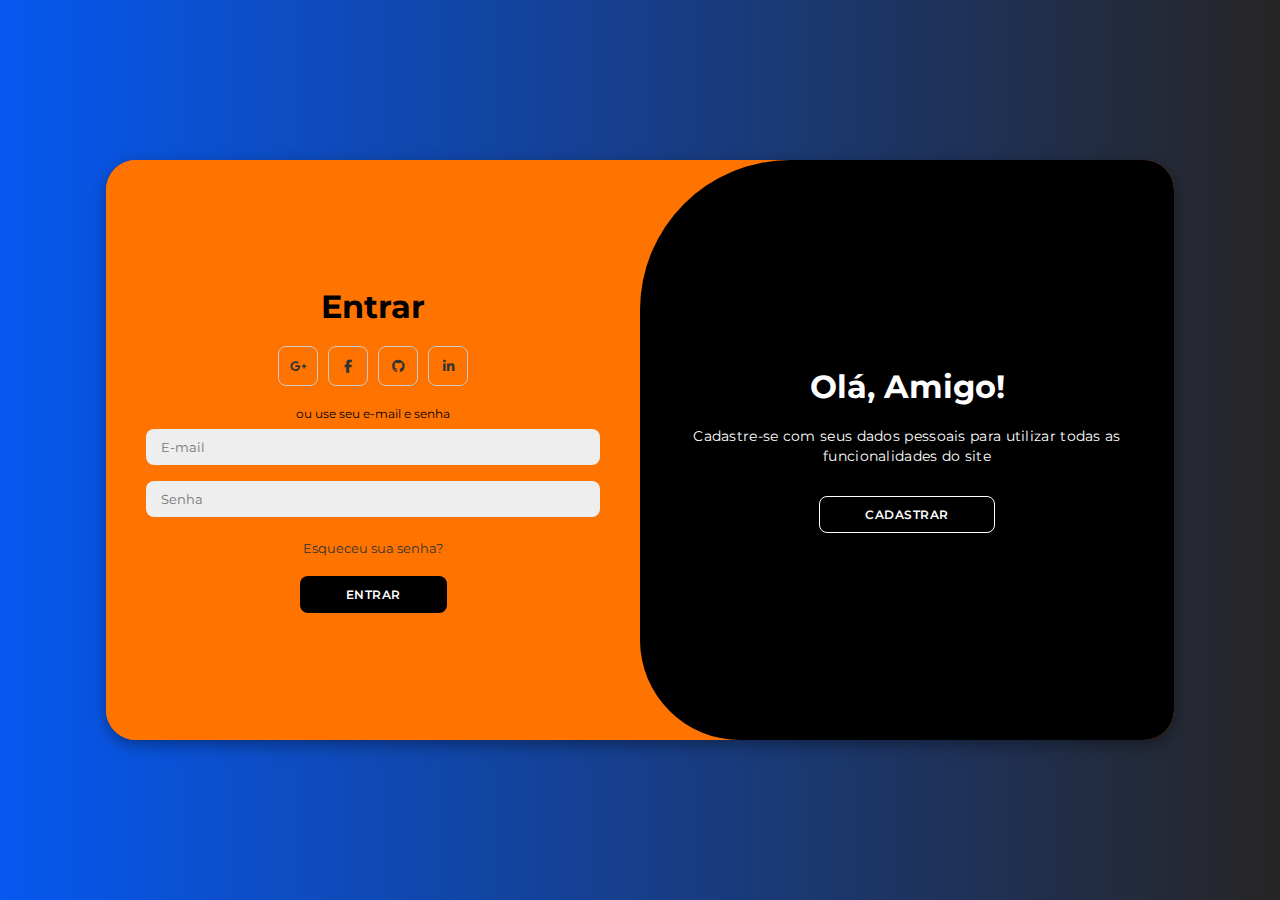
<file: src/HTML/Login.html>
<!DOCTYPE html>
<html lang="pt-BR">

<head>
    <meta charset="UTF-8">
    <meta name="viewport" content="width=device-width, initial-scale=1.0">
    <link rel="stylesheet" href="https://cdnjs.cloudflare.com/ajax/libs/font-awesome/6.4.2/css/all.min.css">
    <link rel="stylesheet" href="/src/CSS/login.css">
    <title>Página de Login | HermeSport</title>
</head>

<body>

    <div class="container" id="container">
        <div class="form-container cadastro">
            <form>
                <h1>Criar Conta</h1>
                <div class="social-icons">
                    <a href="#" class="icon"><i class="fa-brands fa-google-plus-g"></i></a>
                    <a href="#" class="icon"><i class="fa-brands fa-facebook-f"></i></a>
                    <a href="#" class="icon"><i class="fa-brands fa-github"></i></a>
                    <a href="#" class="icon"><i class="fa-brands fa-linkedin-in"></i></a>
                </div>
                <span>ou use seu e-mail para registro</span>
                <input type="text" placeholder="Nome">
                <input type="email" placeholder="E-mail">
                <input type="password" placeholder="Senha">
                <input type="text" placeholder="Cep">
                <button>Cadastrar</button>
            </form>
        </div>
        <div class="form-container login">
            <form>
                <h1>Entrar</h1>
                <div class="social-icons">
                    <a href="#" class="icon"><i class="fa-brands fa-google-plus-g"></i></a>
                    <a href="#" class="icon"><i class="fa-brands fa-facebook-f"></i></a>
                    <a href="#" class="icon"><i class="fa-brands fa-github"></i></a>
                    <a href="#" class="icon"><i class="fa-brands fa-linkedin-in"></i></a>
                </div>
                <span>ou use seu e-mail e senha</span>
                <input type="email" placeholder="E-mail">
                <input type="password" placeholder="Senha">
                <a href="#">Esqueceu sua senha?</a>
                <button>Entrar</button>
            </form>
        </div>
        <div class="toggle-container">
            <div class="toggle">
                <div class="toggle-panel toggle-left">
                    <h1>Bem-vindo de Volta!</h1>
                    <p>Insira seus dados pessoais para utilizar todas as funcionalidades do site</p>
                    <button class="hidden" id="login">Entrar</button>
                </div>
                <div class="toggle-panel toggle-right">
                    <h1>Olá, Amigo!</h1>
                    <p>Cadastre-se com seus dados pessoais para utilizar todas as funcionalidades do site</p>
                    <button class="hidden" id="register">Cadastrar</button>
                </div>
            </div>
        </div>
    </div>

    <script src="/src/JAVASCRIPT/login.js"></script>
</body>

</html>
</file>
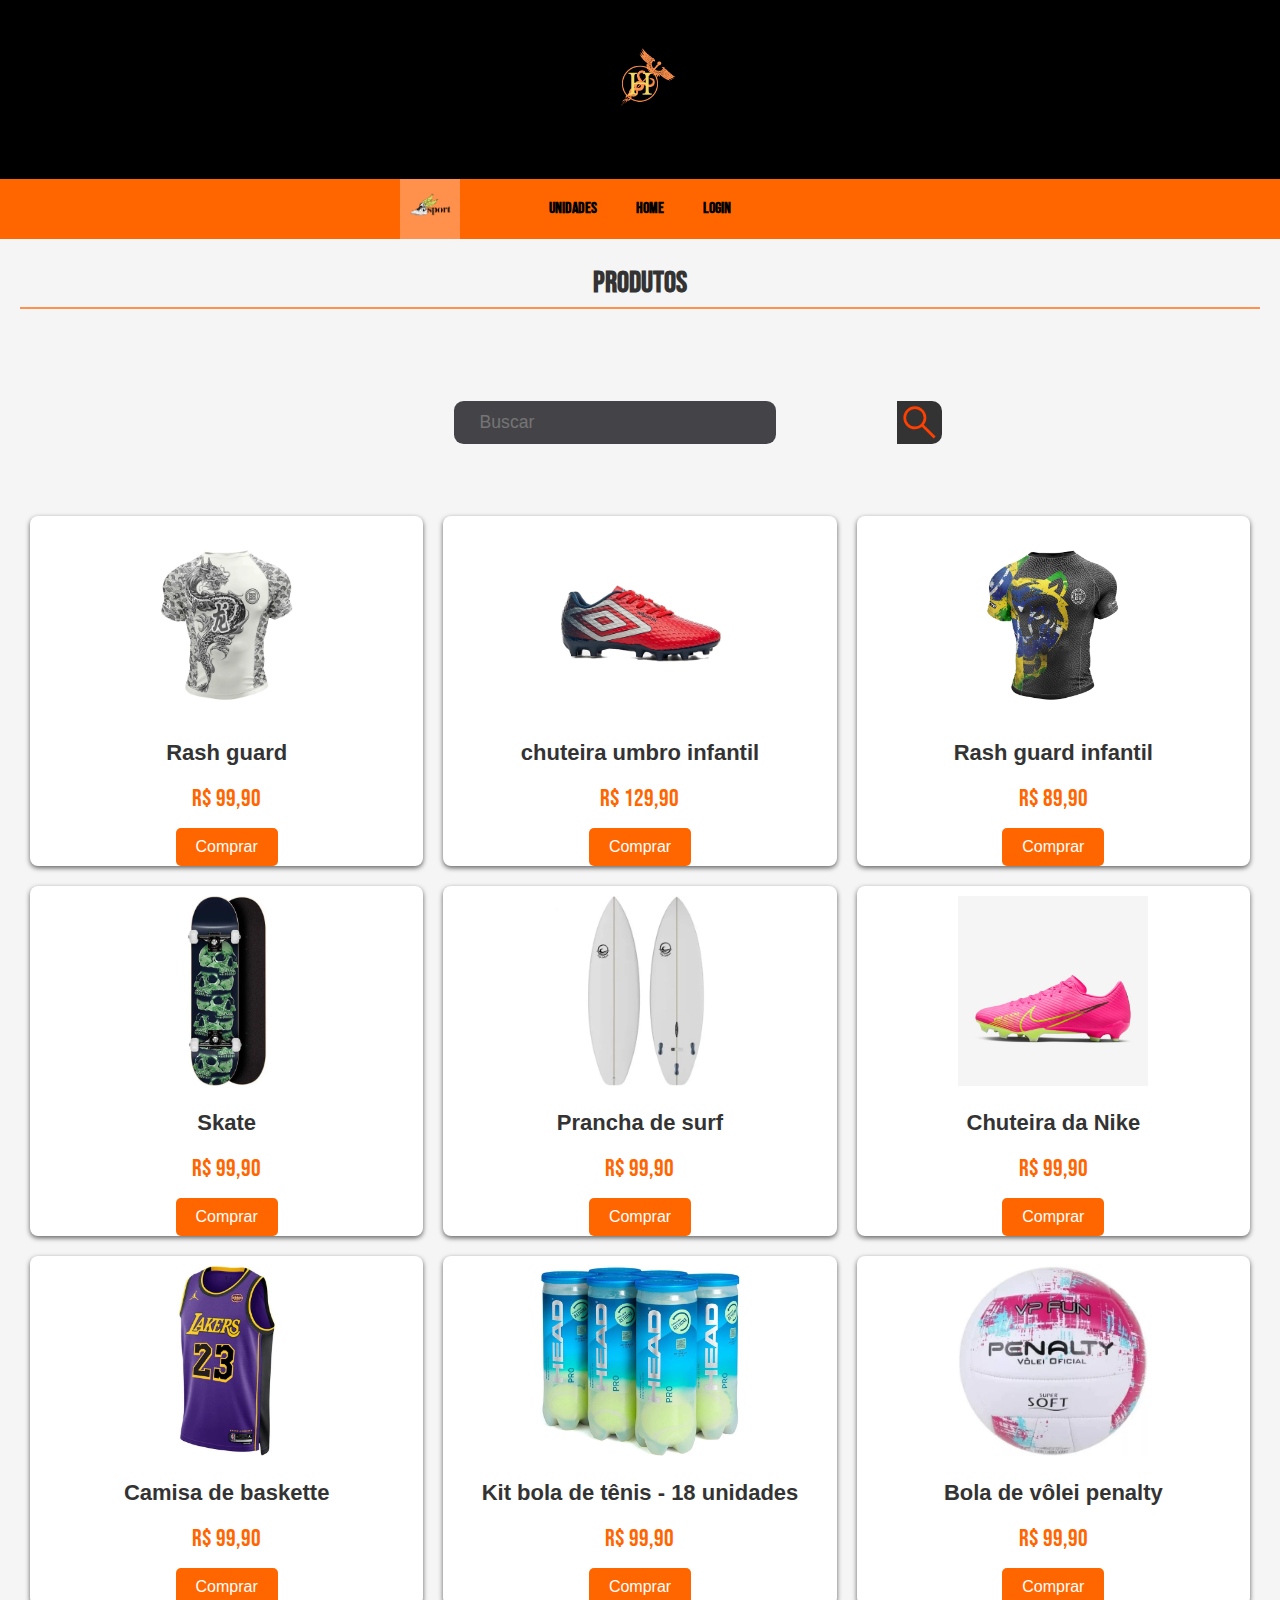
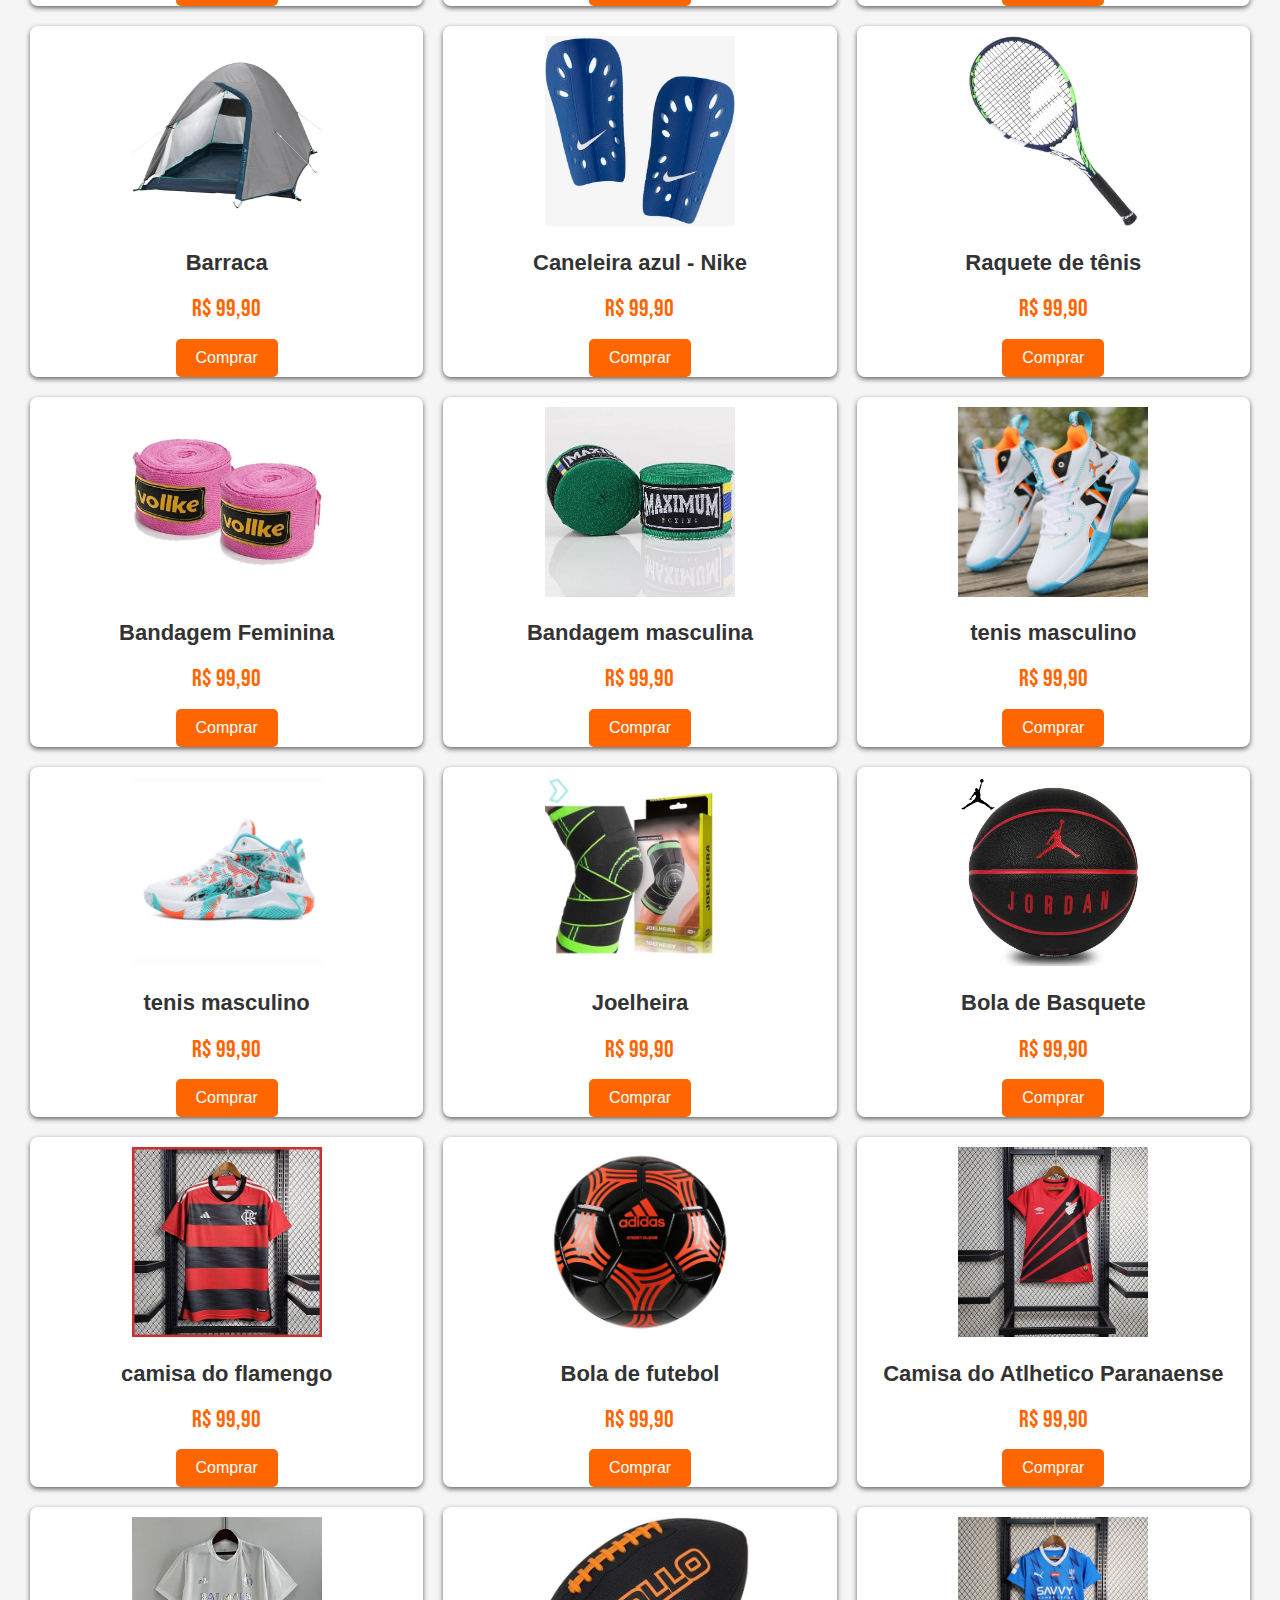
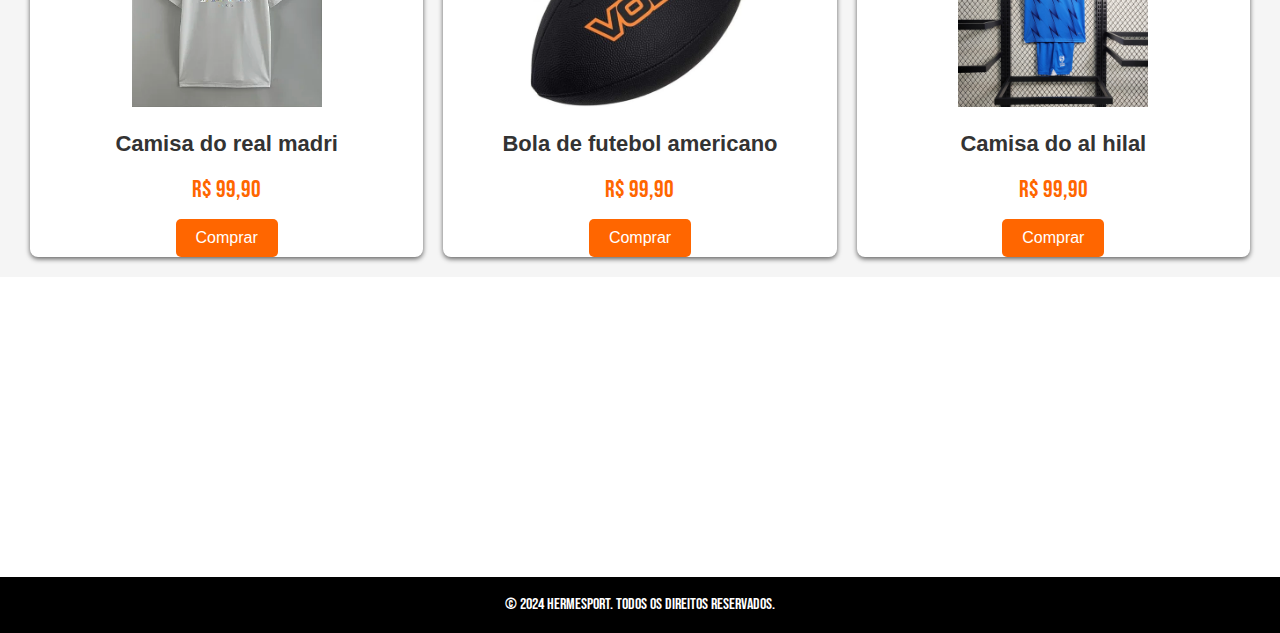
<file: src/HTML/Produtos.html>
<!DOCTYPE html>
<html lang="pt-BR">
<head>
    <meta charset="UTF-8">
    <meta name="viewport" content="width=device-width, initial-scale=1.0">
    <link rel="stylesheet" href="/src/CSS/reset.css">
    <link rel="stylesheet" href="/src/CSS/estiloProduto.css">
    <link rel="stylesheet" href="/src/CSS/scroolbar.css">
    <link rel="stylesheet" href="https://fonts.googleapis.com/css2?family=Bebas+Neue&display=swap">
    <link rel="stylesheet" href="https://fonts.googleapis.com/css2?family=Material+Symbols+Outlined:opsz,wght,FILL,GRAD@20..48,100..700,0..1,-50..200" />
    <title>HermeSport</title>
</head>
<body>

    <!-- Cabeçalho -->
    <header>
        <img class="logo1" src="/img/logo1.png" alt="Logo">
    </header>

    <!-- Navegação -->
    <nav>
        <div class="nav-menu-container">
            <img class="logo2" src="/img/logo2.png" alt="Logo Secundária"> <!-- Logo alinhada à esquerda -->
            <ul id="navMenu">
                <li class="nav-item"><a href="/src/HTML/Unidades.html">Unidades</a></li>
                <li class="nav-item"><a href="/src/HTML/Index.html">Home</a></li>
                <li class="nav-item"><a href="#">Login</a></li>
            </ul>
        </div>
    </nav>

    <!-- Seção Produtos -->
    <section id="produtos">
        <h2>Produtos</h2>

    <!-- Barra de pesquisa -->
    <div class="input-wrapper">
        <label for="filter" class="sr-only">Filter:</label>
        <input type="text" name="filter" id="filter" placeholder="Buscar">
        <svg xmlns="http://www.w3.org/2000/svg" height="48px" viewBox="0 -960 960 960" width="48px" fill="#ff4000"><path d="M796-121 533-384q-30 26-69.96 40.5Q423.08-329 378-329q-108.16 0-183.08-75Q120-479 120-585t75-181q75-75 181.5-75t181 75Q632-691 632-584.85 632-542 618-502q-14 40-42 75l264 262-44 44ZM377-389q81.25 0 138.13-57.5Q572-504 572-585t-56.87-138.5Q458.25-781 377-781q-82.08 0-139.54 57.5Q180-666 180-585t57.46 138.5Q294.92-389 377-389Z"/></svg>
    </div>

        <div class="produtos-container">
            <div class="produto">
                <img src="/img/br-11134207-7r98o-lo2wg7ocart3f2.webp" alt="Produto 1">
                <h3>Rash guard</h3>
                <p class="preco">R$ 99,90</p>
                <button>Comprar</button>
            </div>
            <div class="produto">
                <img src="/img/chuteira-campo-umbro-warskin-infantil-64f741f0a6bd5.jpg" alt="Produto 2">
                <h3>chuteira umbro infantil</h3>
                <p class="preco">R$ 129,90</p>
                <button>Comprar</button>
            </div>
            <div class="produto">
                <img src="/img/rashguard_no_gi_infantil_tigre_brasil_691_1_2baa2a83655c3e725cad19ba7d85a15b.jpg" alt="Produto 3">
                <h3>Rash guard infantil</h3>
                <p class="preco">R$ 89,90</p>
                <button>Comprar</button>
            </div>
            <div class="produto">
                <img src="/img/shopping.webp" alt="Produto 4 ">
                <h3>Skate</h3>
                <p class="preco">R$ 99,90</p>
                <button>Comprar</button>
            </div>
            <div class="produto">
                <img src="/img/shopping (1).webp" alt="Produto 5 ">
                <h3>Prancha de surf</h3>
                <p class="preco">R$ 99,90</p>
                <button>Comprar</button>
            </div>
            <div class="produto">
                <img src="/img/chuteira-nike-zoom-mercurial-vapor-15-academy-6509acfcb088f.png" alt="Produto 6">
                <h3>Chuteira da Nike</h3>
                <p class="preco">R$ 99,90</p>
                <button>Comprar</button>
            </div>
            <div class="produto">
                <img src="/img/shopping (1) (cópia 1).webp" alt="Produto ">
                <h3>Camisa de baskette</h3>
                <p class="preco">R$ 99,90</p>
                <button>Comprar</button>
            </div>
            <div class="produto">
                <img src="/img/61JeQcdMUUL._AC_SX679_.jpg" alt="Produto ">
                <h3>Kit bola de tênis - 18 unidades</h3>
                <p class="preco">R$ 99,90</p>
                <button>Comprar</button>
            </div>
            <div class="produto">
                <img src="/img/shopping (2).webp" alt="Produto ">
                <h3>Bola de vôlei penalty</h3>
                <p class="preco">R$ 99,90</p>
                <button>Comprar</button>
            </div>
            <div class="produto">
                <img src="/img/shopping (3).webp" alt="Produto ">
                <h3>Barraca</h3>
                <p class="preco">R$ 99,90</p>
                <button>Comprar</button>
            </div>
            <div class="produto">
                <img src="/img/shopping (4).webp" alt="Produto ">
                <h3>Caneleira azul - Nike</h3>
                <p class="preco">R$ 99,90</p>
                <button>Comprar</button>
            </div>
            <div class="produto">
                <img src="/img/shoppingg.webp" alt="Produto ">
                <h3>Raquete de tênis</h3>
                <p class="preco">R$ 99,90</p>
                <button>Comprar</button>
            </div>

            <div class="produto">
                <img src="/img/banfe.webp" alt="Produto ">
                <h3>Bandagem Feminina </h3>
                <p class="preco">R$ 99,90</p>
                <button>Comprar</button>
            </div>

            <div class="produto">
                <img src="/img/ban.webp" alt="Produto ">
                <h3>Bandagem masculina</h3>
                <p class="preco">R$ 99,90</p>
                <button>Comprar</button>
            </div>

            <div class="produto">
                <img src="/img/tenesbas.jpeg" alt="Produto ">
                <h3>tenis masculino</h3>
                <p class="preco">R$ 99,90</p>
                <button>Comprar</button>
            </div>

            <div class="produto">
                <img src="/img/tenes.webp" alt="Produto ">
                <h3>tenis masculino</h3>
                <p class="preco">R$ 99,90</p>
                <button>Comprar</button>
            </div>

            <div class="produto">
                <img src="/img/joelehira.webp" alt="Produto ">
                <h3>Joelheira</h3>
                <p class="preco">R$ 99,90</p>
                <button>Comprar</button>
            </div>

            <div class="produto">
                <img src="/img/bolabas.webp" alt="Produto ">
                <h3>Bola de Basquete</h3>
                <p class="preco">R$ 99,90</p>
                <button>Comprar</button>
            </div>

            <div class="produto">
                <img src="/img/camisa fla.webp"Produto ">
                <h3>camisa do flamengo</h3>
                <p class="preco">R$ 99,90</p>
                <button>Comprar</button>
            </div>

            <div class="produto">
                <img src="/img/Bola fut.webp" alt="Produto ">
                <h3>Bola de futebol</h3>
                <p class="preco">R$ 99,90</p>
                <button>Comprar</button>
            </div>
            <div class="produto">
                <img src="/img/atleticopr.jpg" alt="Produto ">
                <h3>Camisa do Atlhetico Paranaense</h3>
                <p class="preco">R$ 99,90</p>
                <button>Comprar</button>
            </div>

            <div class="produto">
                <img src="/img/camisa-real-madrid-x-balmain-branca--1--b79rdtk7ez.webp" alt="Produto ">
                <h3>Camisa do real madri</h3>
                <p class="preco">R$ 99,90</p>
                <button>Comprar</button>
            </div>

            <div class="produto">
                <img src="/img/61EZATYHlCL.AC_SX500.jpg" alt="Produto ">
                <h3>Bola de futebol americano</h3>
                <p class="preco">R$ 99,90</p>
                <button>Comprar</button>
            </div>

            <div class="produto">
                <img src="/img/al hilal.jpeg" alt="Produto ">
                <h3>Camisa do al hilal</h3>
                <p class="preco">R$ 99,90</p>
                <button>Comprar</button>
            </div>
            <!-- Adicione mais produtos conforme necessário -->
        </div>
    </section>

    <!-- Rodapé -->
    <footer>
        <p>© 2024 HermeSport. Todos os direitos reservados.</p>
    </footer>

    <script src="/src/JAVASCRIPT/busca.js"></script>

</body>
</html>
</file>
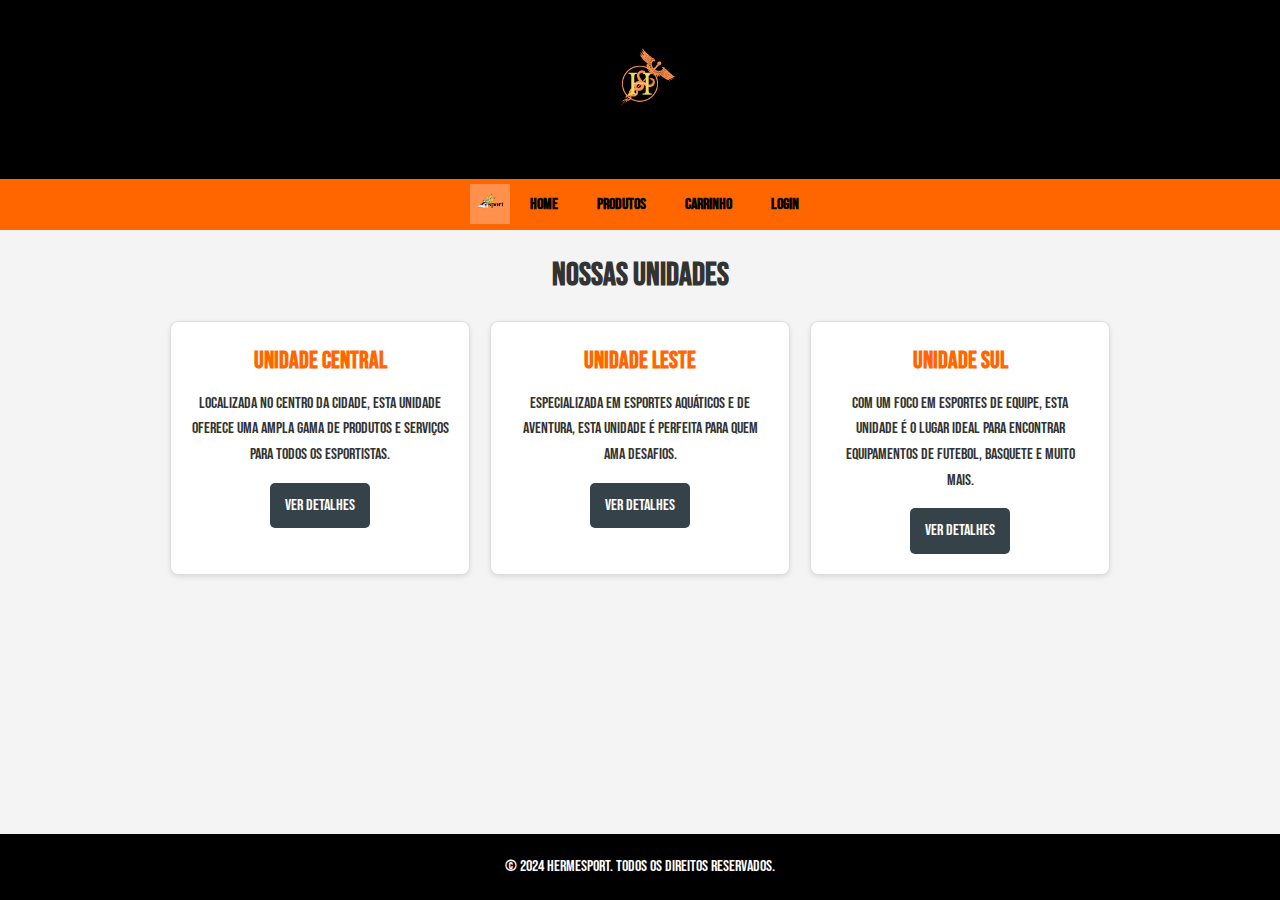
<file: src/HTML/Unidades.html>
<!DOCTYPE html>
<html lang="pt-BR">
<head>
    <meta charset="UTF-8">
    <meta name="viewport" content="width=device-width, initial-scale=1.0">
    <link rel="stylesheet" href="/src/CSS/reset.css">
    <link rel="stylesheet" href="/src/CSS/unidades.css">
    <link rel="stylesheet" href="https://fonts.googleapis.com/css2?family=Bebas+Neue&display=swap">
    <title>Unidades - HermeSport</title>
</head>
<body>

    <!-- Cabeçalho -->
    <header>
        <img class="logo1" src="/img/logo1.png" alt="Logo HermeSport">
    </header>

    <!-- Navegação -->
    <nav>
        <div class="nav-menu-container">
            <ul id="navMenu">
                <li class="nav-item logo2-container">
                    <img class="logo2" src="/img/logo2.png" alt="Logo Secundária">
                    <a href="/src/HTML/Index.html">Home</a>
                </li>
                <li class="nav-item"><a href="/src/HTML/Produtos.html">Produtos</a></li>
                <li class="nav-item"><a href="/src/HTML/Carrinho.html">Carrinho</a></li>
                <li class="nav-item"><a href="#">Login</a></li>
            </ul>
        </div>
    </nav>


    <!-- Corpo do site -->
    <main class="unidades-container">
        <h1>Nossas Unidades</h1>
        <section class="unidades-list">
            <article class="unidade-item">
                <h2>Unidade Central</h2>
                <p>Localizada no centro da cidade, esta unidade oferece uma ampla gama de produtos e serviços para todos os esportistas.</p>
                <a href="#" class="btn-detalhes">Ver Detalhes</a>
            </article>

            <article class="unidade-item">
                <h2>Unidade Leste</h2>
                <p>Especializada em esportes aquáticos e de aventura, esta unidade é perfeita para quem ama desafios.</p>
                <a href="#" class="btn-detalhes">Ver Detalhes</a>
            </article>

            <article class="unidade-item">
                <h2>Unidade Sul</h2>
                <p>Com um foco em esportes de equipe, esta unidade é o lugar ideal para encontrar equipamentos de futebol, basquete e muito mais.</p>
                <a href="#" class="btn-detalhes">Ver Detalhes</a>
            </article>
        </section>
    </main>

    <!-- Rodapé -->
    <footer>
        <p>© 2024 HermeSport. Todos os direitos reservados.</p>
    </footer>

</body>
</html>
</file>
<file: src/CSS/login.css>
@import url('https://fonts.googleapis.com/css2?family=Montserrat:wght@300;400;500;600;700&display=swap');

* {
    margin: 0;
    padding: 0;
    box-sizing: border-box;
    font-family: 'Montserrat', sans-serif;
}



a{
    display: flex;
    margin-left: -1400px;
    margin-top: -180px;
    margin-bottom: 50px;
}

body {
    background-color: #ffddc9;
    background: linear-gradient(to right, #0658f0, #272525);
    display: flex;
    align-items: center;
    justify-content: center;
    flex-direction: column;
    height: 100vh;
}

.container {
    background-color: #ff7300;
    border-radius: 30px;
    box-shadow: 0 5px 15px rgba(0, 0, 0, 0.35);
    position: relative;
    overflow: hidden;
    width: 1068px;
    max-width: 100%;
    min-height: 580px;
}

.container p {
    font-size: 14px;
    line-height: 20px;
    letter-spacing: 0.3px;
    margin: 20px 0;
}

.container span {
    font-size: 12px;
}

.container a {
    color: #333;
    font-size: 13px;
    text-decoration: none;
    margin: 15px 0 10px;
}

.container button {
    background-color: #000000;
    color: #fff;
    font-size: 12px;
    padding: 10px 45px;
    border: 1px solid transparent;
    border-radius: 8px;
    font-weight: 600;
    letter-spacing: 0.5px;
    text-transform: uppercase;
    margin-top: 10px;
    cursor: pointer;
}

.container button.hidden {
    background-color: transparent;
    border-color: #fff;
}

.container form {
    background-color:#ff7300;
    display: flex;
    align-items: center;
    justify-content: center;
    flex-direction: column;
    padding: 0 40px;
    height: 100%;
}

.container input {
    background-color: #eee;
    border: none;
    margin: 8px 0;
    padding: 10px 15px;
    font-size: 13px;
    border-radius: 8px;
    width: 100%;
    outline: none;
}

.form-container {
    position: absolute;
    top: 0;
    height: 100%;
    transition: all 0.6s ease-in-out;
}

.login {
    left: 0;
    width: 50%;
    z-index: 2;
}

.container.active .login {
    transform: translateX(100%);
}

.cadastro {
    left: 0;
    width: 50%;
    opacity: 0;
    z-index: 1;
}

.container.active .cadastro {
    transform: translateX(100%);
    opacity: 1;
    z-index: 5;
    animation: move 0.6s;
}

@keyframes move {
    0%, 49.99% {
        opacity: 0;
        z-index: 1;
    }
    50%, 100% {
        opacity: 1;
        z-index: 5;
    }
}

.social-icons {
    margin: 20px 0;
}

.social-icons a {
    border: 1px solid #ccc;
    border-radius: 20%;
    display: inline-flex;
    justify-content: center;
    align-items: center;
    margin: 0 3px;
    width: 40px;
    height: 40px;
}

.toggle-container {
    position: absolute;
    top: 0;
    left: 50%;
    width: 50%;
    height: 100%;
    overflow: hidden;
    transition: all 0.6s ease-in-out;
    border-radius: 150px 0 0 100px;
    z-index: 1000;
}

.container.active .toggle-container {
    transform: translateX(-100%);
    border-radius: 0 150px 100px 0;
}

.toggle {
    background-color: #512da8;
    height: 100%;
    background: linear-gradient(to right, #000000, #000000);
    color: #fff;
    position: relative;
    left: -100%;
    height: 100%;
    width: 200%;
    transform: translateX(0);
    transition: all 0.6s ease-in-out;
}

.container.active .toggle {
    transform: translateX(50%);
}

.toggle-panel {
    position: absolute;
    width: 50%;
    height: 100%;
    display: flex;
    align-items: center;
    justify-content: center;
    flex-direction: column;
    padding: 0 30px;
    text-align: center;
    top: 0;
    transform: translateX(0);
    transition: all 0.6s ease-in-out;
}

.toggle-left {
    transform: translateX(-200%);
}

.container.active .toggle-left {
    transform: translateX(0);
}

.toggle-right {
    right: 0;
    transform: translateX(0);
}

.container.active .toggle-right {
    transform: translateX(200%);
}
</file>
<file: src/CSS/estiloProduto.css>
body {
    font-family: 'Bebas Neue', sans-serif; /* Adicione fontes fallback */
    line-height: 1.6;
    color: #333;
    overflow-x: hidden; /* Evita rolagem horizontal indesejada */
}

/* Estilo do Cabeçalho */
header {
    background-color: black; /* Fundo preto para o header */
    padding: 10px;
    text-align: center;
}
 
 .logo1 {
    max-width: 150px; /* Tamanho fixo para o logo principal */
    height: auto;
}
 
 /* Estilo da Navegação */
 nav {
    background-color: #ff6600; /* Fundo laranja */
    color: #fff;
    padding: 5px 15px; /* Reduzido para ocupar menos espaço */
    display: flex;
    align-items: center;
    position: relative;
    height: 60px; /* Altura definida para manter uma proporção menor */
}

/* Logo secundário no lado esquerdo do menu */
.logo2 {
    position: absolute; /* Posição absoluta para fixar no canto */
    left: 400px; /* Ajusta para o canto esquerdo */
    top: 50%; /* Centraliza verticalmente */
    transform: translateY(-50%); /* Ajusta para o centro vertical */
    max-width: 60px; /* Reduz tamanho do logo secundário */
    height: auto;
}

/* Itens de navegação */
.nav-item {
    display: flex;
    align-items: center; /* Alinha verticalmente os itens */
}

/* Contêiner do Menu de Navegação */
.nav-menu-container {
    display: flex;
    align-items: center;
    justify-content: center; /* Centraliza o menu */
    flex: 1;
}

/* Menu de Navegação */
#navMenu {
    list-style: none;
    display: flex;
    align-items: center;
    margin: 0;
    padding-left: 0;
    gap: 15px; /* Espaçamento aumentado entre os itens */
}

#navMenu li {
    margin: 0;
}

#navMenu a {
    color: #000000;
    text-decoration: none;
    font-weight: 700;
    font-size: 16px; /* Aumenta o tamanho da fonte */
    padding: 8px 12px; /* Adiciona um pouco de espaço ao redor do texto */
    transition: transform 0.3s ease, color 0.3s ease; /* Adiciona transição para animação */
}

#navMenu a:hover {
    transform: scale(1.1); /* Aumenta ligeiramente o tamanho ao passar o mouse */
    color: #f0e68c; /* Altera a cor ao passar o mouse */
}

/* Ajustes para a navegação em dispositivos móveis */
@media (max-width: 992px) {
    nav {
        padding: 5px;
        flex-direction: column;
        align-items: flex-start;
    }

    .nav-menu-container {
        display: none; /* Oculta o contêiner do menu em dispositivos móveis */
    }

    #navMenu {
        display: none;
        flex-direction: column;
        align-items: center;
        position: absolute;
        top: 50px;
        right: 0;
        background-color: #ff6600; /* Fundo laranja */
        width: 100%;
        z-index: 1000;
    }

    #navMenu.active {
        display: flex;
    }

    #navMenu li {
        margin: 10px 0;
    }

    .open, .close {
        display: block;
        position: absolute;
        top: 10px;
        right: 10px;
        cursor: pointer;
        z-index: 1001;
    }

}

/* Seção Produtos */

.sr-only{
    position: absolute;
    width: 1px;
    height: 1px;
    padding: 0;
    margin: -1px;
    overflow: hidden;
    clip: rect(0, 0, 0, 0);
    border-width: 0;
    white-space: nowrap;
}

.input-wrapper{
    position: relative;
    margin-left: 35%;
}

.input-wrapper input{
    margin-top: 2rem;
    padding: 0.7rem 1.6rem;
    border-radius: .6rem;
    background-color: #444448;
    border: 0;
    width: 40%;
    color: white;
    font-size: 1.1rem;
    margin-bottom: 4.5rem;
}

.input-wrapper svg{
    position: absolute;
    display: flex;
    margin-top: -115px;
    margin-left: 443px;
    cursor: pointer;
    width: 45px;
    height: 43px;
    border-radius: 0 10px 10px 0px;
    background-color: #333;
}

#produtos {
    padding: 20px;
    background-color: #f5f5f5; /* Fundo claro para destacar a seção */
}

#produtos h2 {
    text-align: center;
    margin-bottom: 60px;
    border-bottom: 2px solid #FF914D;
    font-size: 30px; /* Ajuste o tamanho do título conforme necessário */
}

.produtos-container {
    display: flex;
    flex-wrap: wrap;
    gap: 20px; /* Espaço entre os produtos */
    justify-content: center; /* Centraliza os produtos */
}

.produto {
    background: rgb(255, 255, 255); /* Fundo branco para os cartões de produto */
    border-radius: 8px; /* Bordas arredondadas */
    box-shadow: 0 2px 5px rgba(0, 0, 0, 0.6); /* Sombra para destacar */
    overflow: hidden; /* Evita que o conteúdo exceda o contêiner */
    width: calc(33.333% - 20px); /* Ajuste o tamanho dos cartões conforme necessário */
    text-align: center;
}

.produto img {
    padding-top: 10px;
    height: 200px; /* Ajuste a altura da imagem conforme necessário */
    object-fit: cover; /* Ajusta a imagem para cobrir toda a área do cartão */
}

.produto h3 {
    font-family: Verdana, Geneva, Tahoma, sans-serif;
    font-size: 22px; /* Ajuste o tamanho do texto conforme necessário */
    margin: 10px 0;
}

.preco {
    color: #ff6600; /* Cor de destaque para o preço */
    font-size: 24px; /* Ajuste o tamanho da fonte conforme necessário */
    margin: 10px 0;
}

button {
    background-color: #ff6600; /* Cor de fundo dos botões */
    color: white; /* Cor do texto dos botões */
    border: none;
    padding: 10px 20px;
    font-size: 16px;
    cursor: pointer;
    border-radius: 5px; /* Bordas arredondadas */
    transition: background-color 0.3s ease;
}

button:hover {
    background-color: #e65c00; /* Cor de fundo ao passar o mouse */
}

/* Rodapé */
footer {
    background-color: black; /* Fundo preto para o footer */
    padding: 15px;
    text-align: center;
    color: white; /* Texto em branco */
    margin-top: 300px;
}

/* Links do rodapé */
footer a {
    color: white;
    text-decoration: none;
}

footer a:hover {
    text-decoration: underline;
}
</file>
<file: src/CSS/scroolbar.css>
/* ===== Scrollbar CSS ===== */

*::-webkit-scrollbar {
    width: 12px;
}

*::-webkit-scrollbar-track {
    background: #f1e9e9;
}

*::-webkit-scrollbar-thumb {
    background-color: #582965;
    border-radius: 10px;
    border: 3px solid #ffffff;
}
</file>
<file: src/CSS/unidades.css>
/* Reset básico */
* {
    margin: 0;
    padding: 0;
    box-sizing: border-box;
}

/* Corpo principal */
body {
    display: flex;
    flex-direction: column;
    min-height: 100vh; /* Garante que o corpo ocupe toda a altura da viewport */
    font-family: 'Bebas Neue', sans-serif;
    line-height: 1.6;
    background-color: #f4f4f4;
    color: #333;
}

/* Estilo do Cabeçalho */
header {
    background-color: black;
    padding: 10px;
    text-align: center;
}

.logo1 {
    max-width: 150px;
    height: auto;
}

/* Estilo da Navegação */
nav {
    background-color: #ff6600;
    color: #fff;
    padding: 5px 15px;
    display: flex;
    align-items: center;
    justify-content: center; /* Centraliza o conteúdo na navegação */
}

.nav-menu-container {
    display: flex;
    align-items: center;
    justify-content: center; /* Garante que os itens do menu fiquem centralizados */
    width: 100%; /* Ocupa toda a largura da navegação */
}

#navMenu {
    list-style: none;
    display: flex;
    align-items: center;
    gap: 15px;
    margin: 0;
    padding: 0;
}

.nav-item {
    display: flex;
    align-items: center;
}

.logo2 {
    max-width: 40px; /* Tamanho ajustado da logo */
    height: auto;
    margin-right: 8px; /* Espaço entre a logo e o link "Home" */
}

#navMenu a {
    color: #000000;
    text-decoration: none;
    font-weight: 700;
    font-size: 16px;
    padding: 8px 12px;
    transition: transform 0.3s ease, color 0.3s ease;
}

#navMenu a:hover {
    transform: scale(1.1);
    color: #f0e68c;
}

/* Ajuste específico para a logo ao lado de "Home" */
.logo2-container {
    display: flex;
    align-items: center;
}



/* Main deve crescer para ocupar o espaço disponível */
main {
    flex: 1; /* Faz o main crescer para ocupar o espaço restante */
    padding: 20px;
    text-align: center;
}


.unidades-list {
    display: flex;
    flex-wrap: wrap;
    gap: 20px;
    justify-content: center;
    margin-top: 20px;
}

.unidade-item {
    background: #fff;
    border: 1px solid #ddd;
    border-radius: 8px;
    padding: 20px;
    width: 300px;
    box-shadow: 0 2px 5px rgba(0, 0, 0, 0.1);
    transition: transform 0.3s ease, box-shadow 0.3s ease;
}

.unidade-item h2 {
    margin-bottom: 10px;
    font-size: 1.5em;
    color: #ff6600;
}

.unidade-item p {
    margin-bottom: 15px;
}

.unidade-item:hover {
    transform: scale(1.05);
    box-shadow: 0 4px 8px rgba(0, 0, 0, 0.2);
}

.btn-detalhes {
    display: inline-block;
    padding: 10px 15px;
    color: #fff;
    background: #35424a;
    text-decoration: none;
    border-radius: 5px;
    transition: background 0.3s ease;
}

.btn-detalhes:hover {
    background: #488;
}

/* Rodapé */
footer {
    background-color: black;
    color: #fff;
    text-align: center;
    padding: 20px;
    margin-top: auto; /* Empurra o rodapé para o fundo da página */
}
</file>
